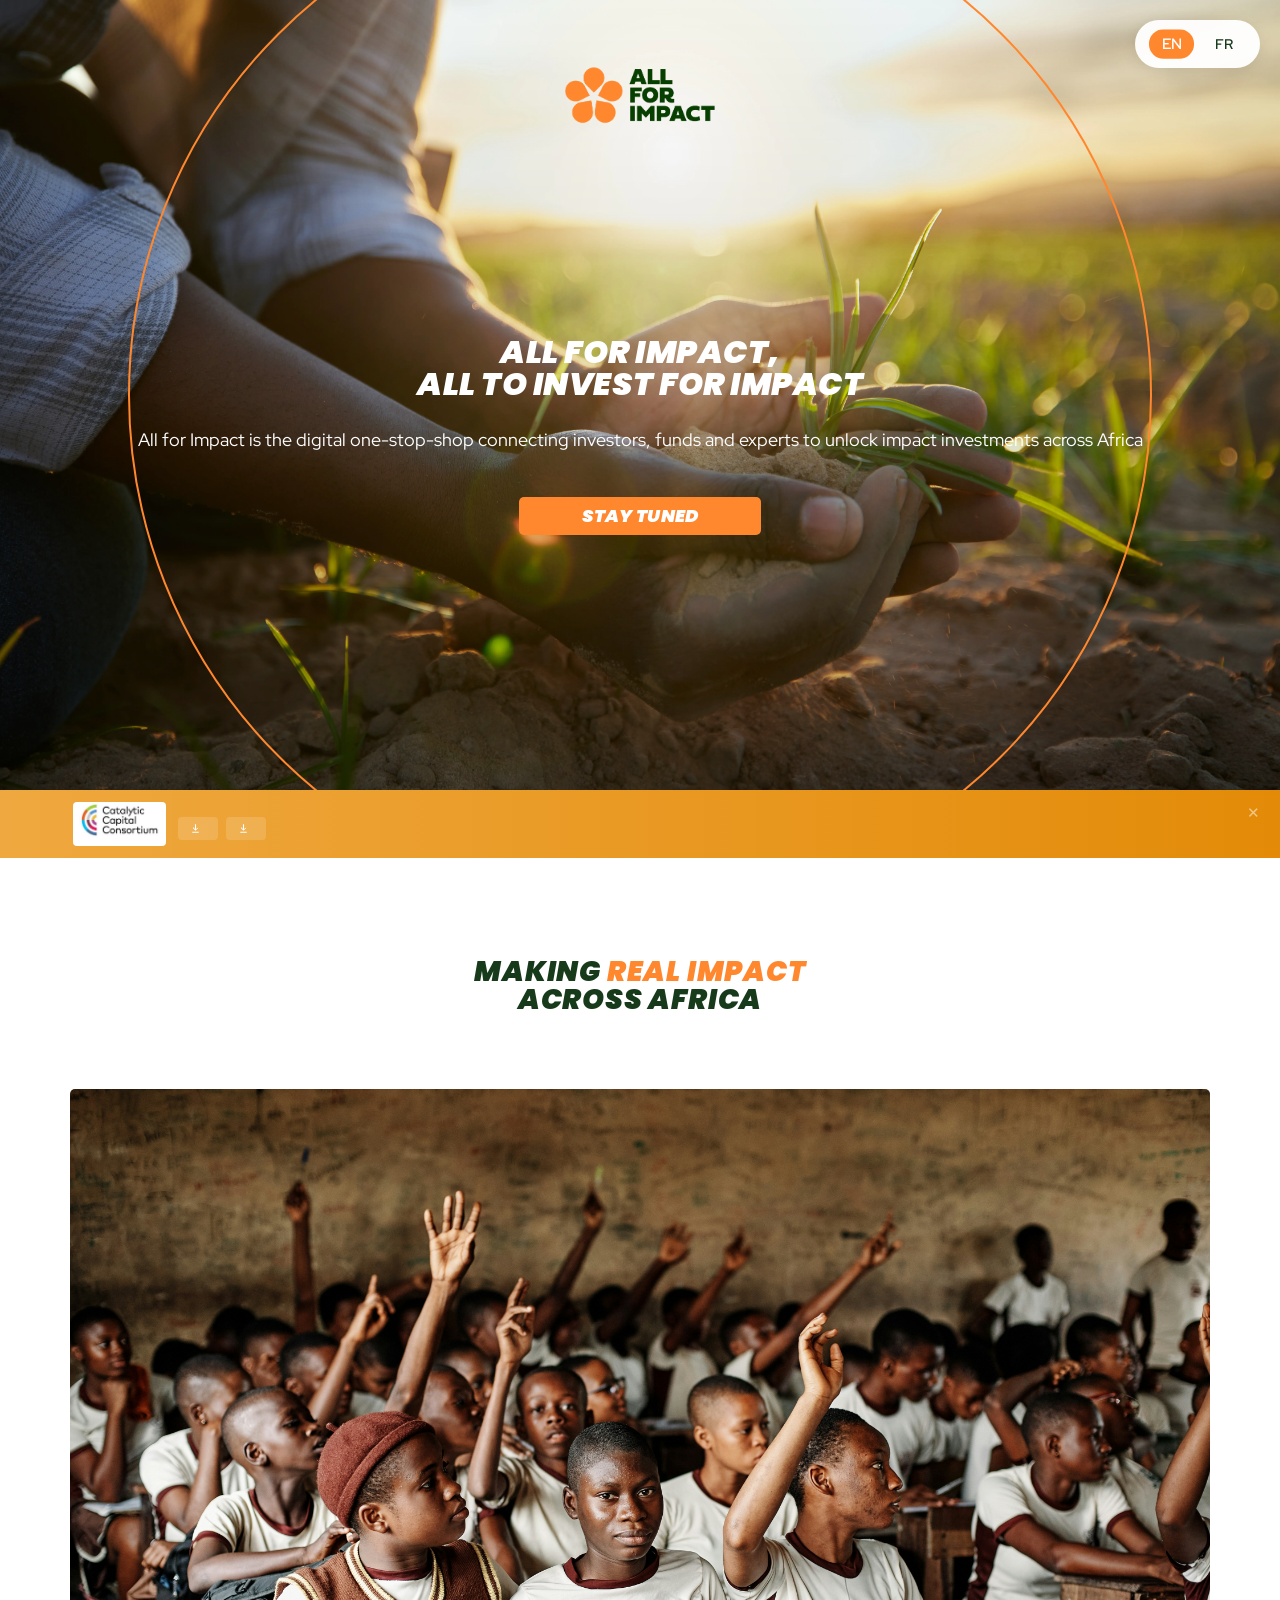
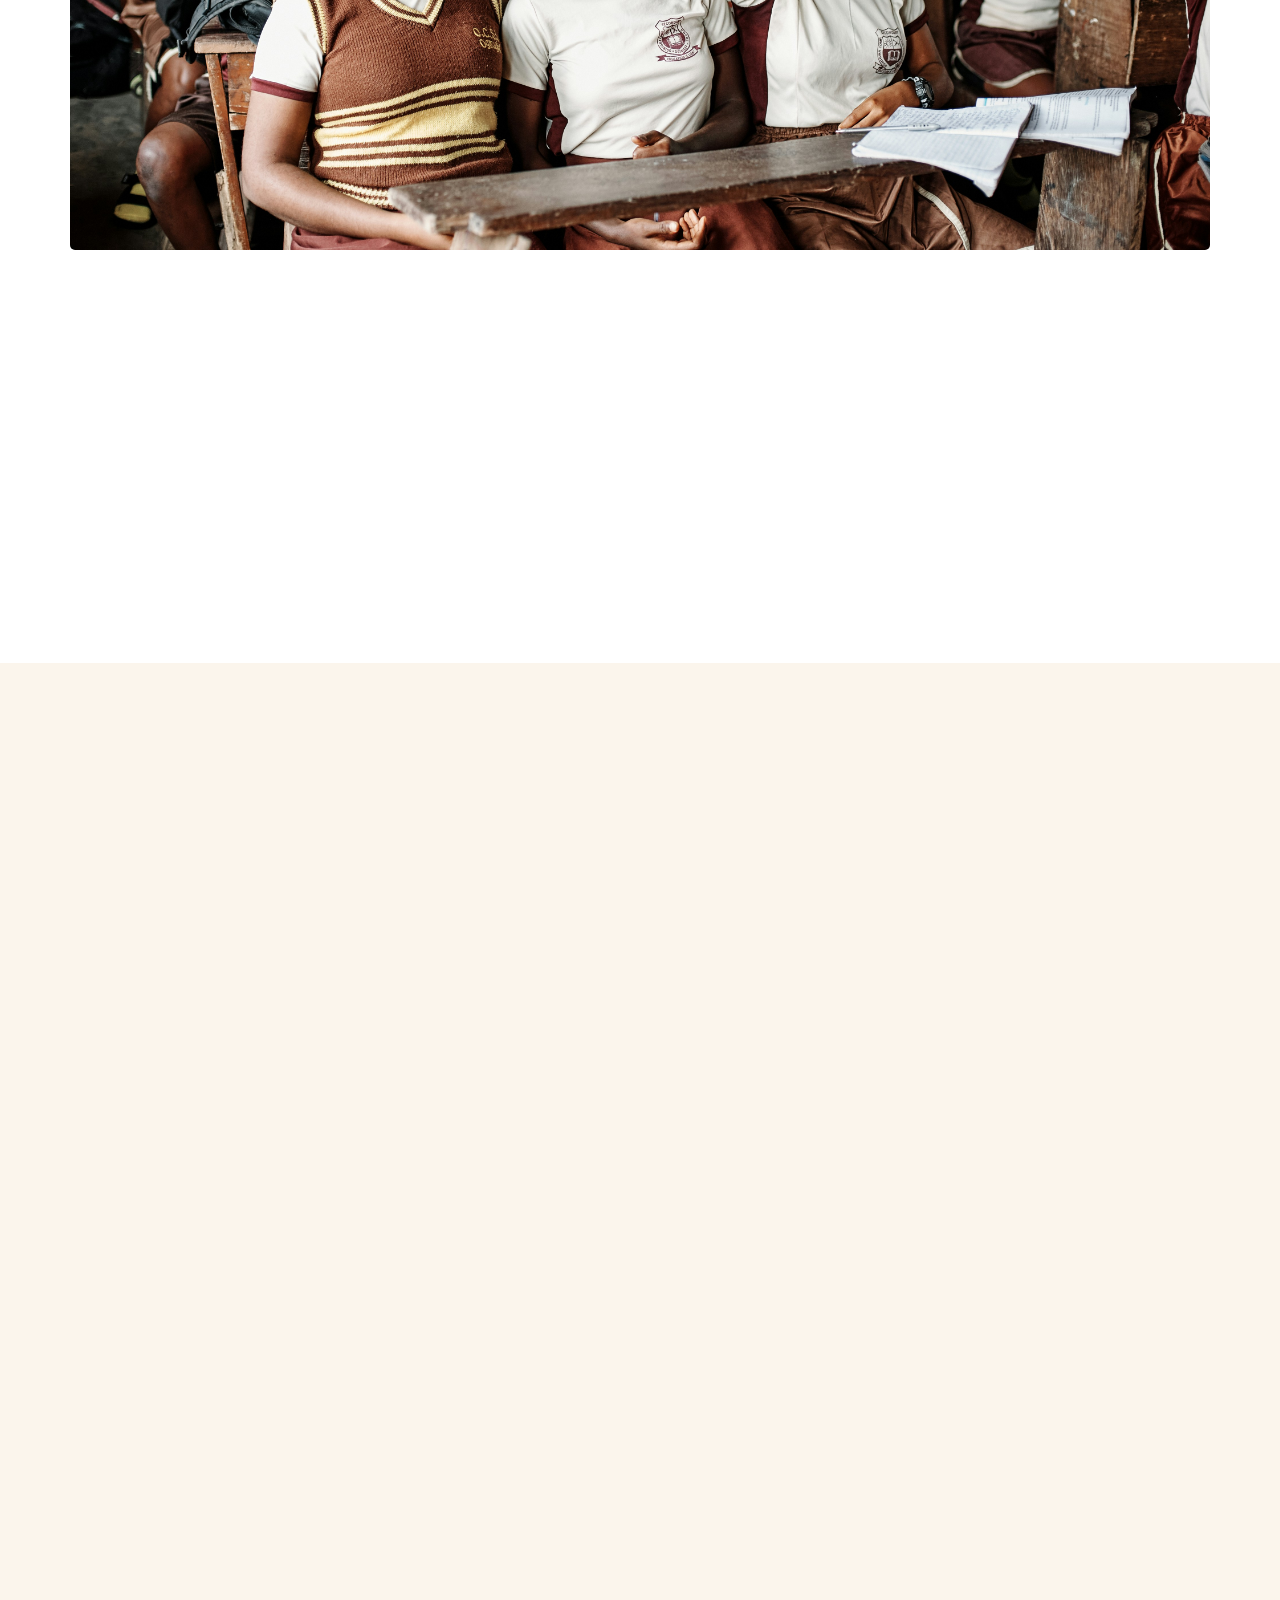
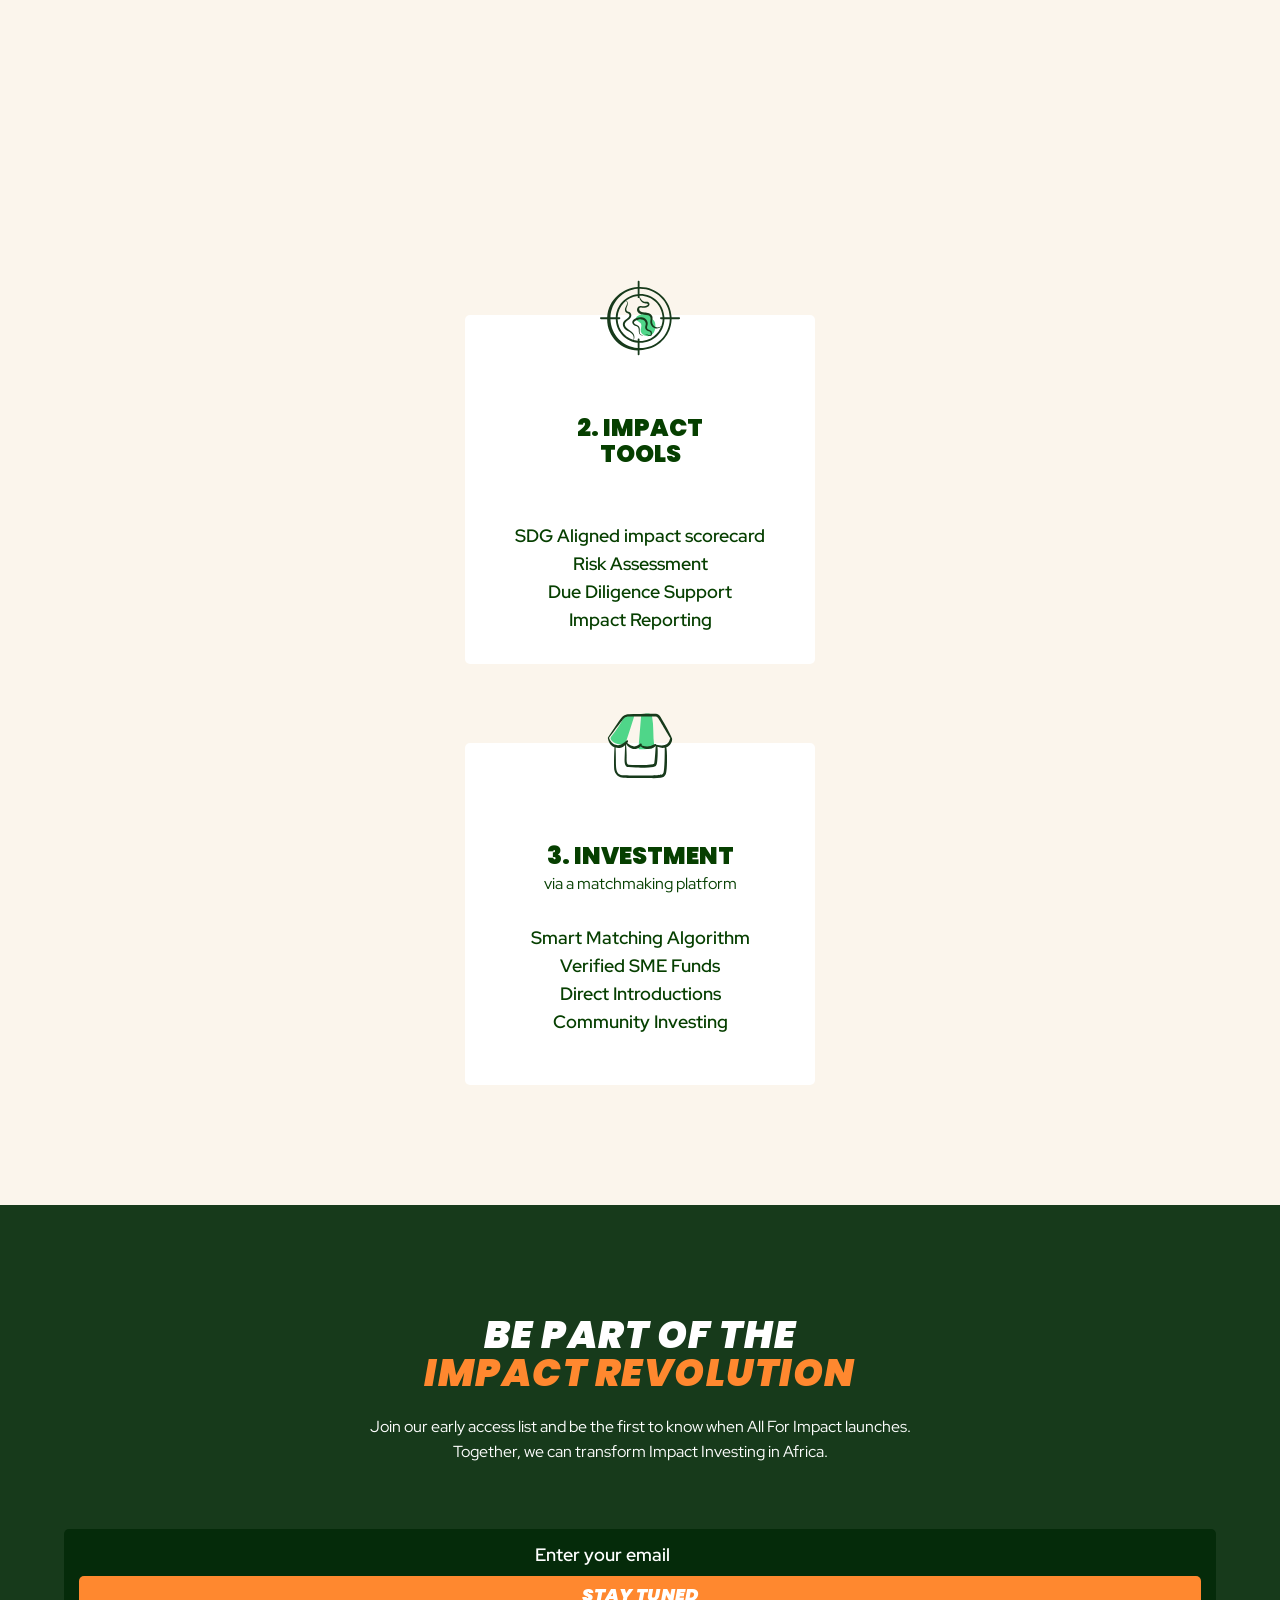
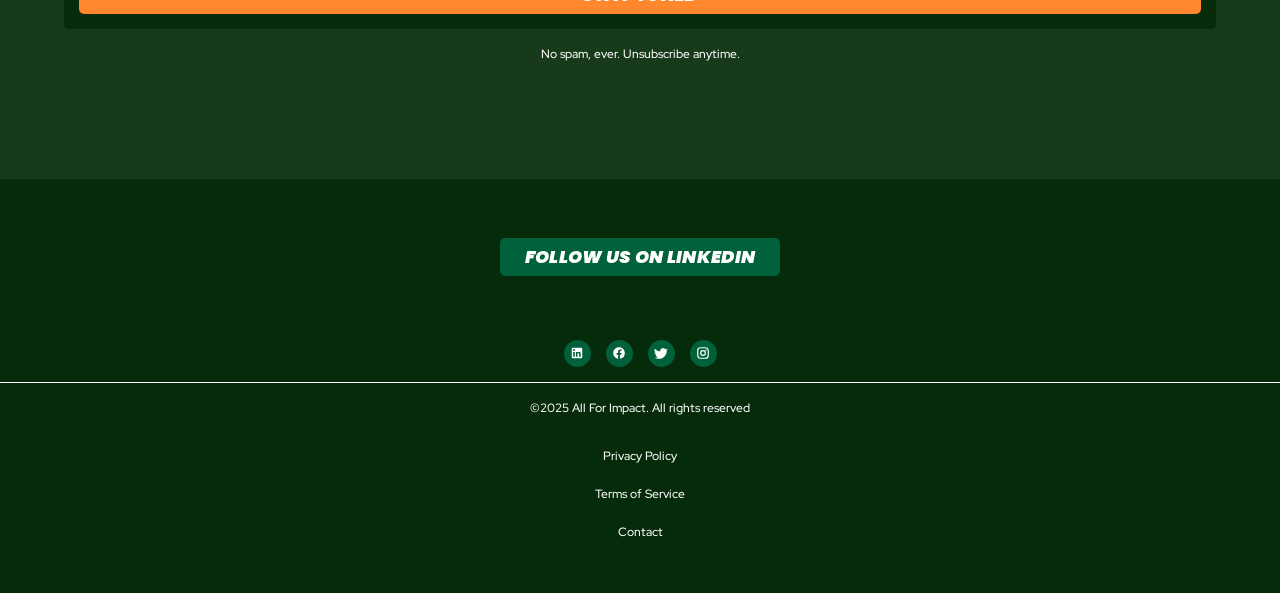
<file: index.html>
<!DOCTYPE html>
<html lang="en">
<head>
    <meta charset="UTF-8">
    <meta name="viewport" content="width=device-width, initial-scale=1.0">
    <title>All For Impact - Impact Investment Platform for Africa</title>
    <link rel="preconnect" href="https://fonts.googleapis.com">
    <link rel="preconnect" href="https://fonts.gstatic.com" crossorigin>
    <link href="https://fonts.googleapis.com/css2?family=Poppins:ital,wght@0,300;0,400;0,500;0,600;0,700;0,800;0,900;1,300;1,400;1,500;1,600;1,700;1,800;1,900&family=Red+Hat+Display:wght@300;400;500;600;700;800;900&display=swap" rel="stylesheet">
    <link rel="stylesheet" href="style.css">
    <link rel="preload" as="image" href="images/hero.webp">
    <link rel="icon" type="image/png" sizes="32x32" href="images/logo.png">
    <link rel="icon" type="image/png" sizes="16x16" href="images/logo.png">
    <link rel="apple-touch-icon" sizes="180x180" href="images/logo.png">
    <meta name="theme-color" content="#173A1B">
</head>
<body>


    <!-- Language Switcher -->
    <div class="language-switcher">
        <button class="lang-btn" data-lang="en">EN</button>
        <button class="lang-btn" data-lang="fr">FR</button>
    </div>

    <!-- Hero Section -->
    <section class="hero">
        <div class="logo">
            <img src="images/logo.png" alt="All For Impact Logo">
        </div>
        <h1 data-i18n-html="hero.title"></h1>
        <p class="hero-subtitle" data-i18n="hero.subtitle"></p>
        <a href="#join" class="cta-btn" data-i18n="hero.cta"></a>
    </section>
    
    <!-- ============================================ -->
    <!-- BANNIÈRE C3 (avant tout le reste)            -->
    <!-- ============================================ -->
    <div class="banner-spotlight" id="bannerSpotlight">
        <div class="banner-inner">
            <div class="banner-logo">
                <a href="https://catalyticcapitalconsortium.org/" target="__blank">
                    <img src="images/logo-banner.jfif" alt="Catalytic Capital Consortium">
                </a>
                
            </div>
            <div class="banner-body">
                <p class="banner-text" id="bannerText"></p>
                <div class="banner-btns">
                    <a class="banner-link" id="bannerLink1" href="#" target="_blank">
                        <svg viewBox="0 0 24 24" width="13" height="13" fill="currentColor">
                            <path d="M12 16l-5-5 1.41-1.41L11 13.17V4h2v9.17l2.59-2.58L17 11l-5 5zm-6 2h12v2H6v-2z"/>
                        </svg>
                        <span id="bannerLink1Text"></span>
                    </a>
                    <a class="banner-link" id="bannerLink2" href="#" target="_blank">
                        <svg viewBox="0 0 24 24" width="13" height="13" fill="currentColor">
                            <path d="M12 16l-5-5 1.41-1.41L11 13.17V4h2v9.17l2.59-2.58L17 11l-5 5zm-6 2h12v2H6v-2z"/>
                        </svg>
                        <span id="bannerLink2Text"></span>
                    </a>
                </div>
            </div>
        </div>
        <button class="banner-close" onclick="closeBanner()" aria-label="Fermer">&#10005;</button>
    </div>
    <!-- Impact Section -->
    <section class="impact-section">
        <div class="container">
            <h2 class="section-title" data-i18n-html="impact.title"></h2>
            <div class="impact-layout">
                <div>
                    <img src="images/kids.jpg" alt="Students in African classroom" class="impact-image">
                </div>
                <div class="impact-text-content">
                    <p data-i18n-html="impact.description"></p>
                    <div class="stats-grid">
                        <div class="stat-item">
                            <span class="stat-number" data-i18n="impact.stat1.number"></span>
                            <span class="stat-label" data-i18n="impact.stat1.label"></span>
                        </div>
                        <div class="stat-item">
                            <span class="stat-number" data-i18n="impact.stat2.number"></span>
                            <span class="stat-label" data-i18n="impact.stat2.label"></span>
                        </div>
                        <div class="stat-item">
                            <span class="stat-number" data-i18n="impact.stat3.number"></span>
                            <span class="stat-label" data-i18n="impact.stat3.label"></span>
                        </div>
                        <div class="stat-item">
                            <span class="stat-number" data-i18n="impact.stat4.number"></span>
                            <span class="stat-label" data-i18n="impact.stat4.label"></span>
                        </div>
                    </div>
                </div>
            </div>
        </div>
    </section>

    <section class="pillars-section">
        <div class="container">
            <div class="pillars-intro">
                <h2 class="section-title" data-i18n-html="pillars.title"></h2>
                <p class="pillars-subtitle" data-i18n-html="pillars.subtitle"></p>
            </div>
            <div class="pillars-grid">
                <div class="pillar-card primary">
                    <div class="pillar-icon">
                        <img src="images/SVG/people.svg" alt="People Icon">
                    </div>
                    <h3 class="pillar-title" data-i18n-html="pillars.forWhom.title"></h3>
                    <ul class="pillar-list">
                        <li data-i18n-html="pillars.forWhom.content"></li>
                    </ul>
                </div>
                <div class="pillar-card">
                    <div class="pillar-icon">
                        <img src="images/SVG/light.svg" alt="Education Icon">
                    </div>
                    <h3 class="pillar-title" data-i18n-html="pillars.information.title"></h3>
                    <ul class="pillar-list">
                        <li data-i18n-html="pillars.information.content"></li>
                    </ul>
                </div>
                <div class="pillar-card">
                    <div class="pillar-icon">
                        <img src="images/SVG/impact.svg" alt="Impact Icon">
                    </div>
                    <h3 class="pillar-title" data-i18n-html="pillars.impact.title"></h3>
                    <ul class="pillar-list">
                        <li data-i18n-html="pillars.impact.content"></li>
                    </ul>
                </div>
                <div class="pillar-card">
                    <div class="pillar-icon">
                        <img src="images/SVG/marketplace.svg" alt="Investment Icon">
                    </div>
                    <h3 class="pillar-title" data-i18n-html="pillars.investment.title"></h3>
                    <ul class="pillar-list mt-m15">
                        <li data-i18n-html="pillars.investment.content"></li>
                    </ul>
                </div>
            </div>
        </div>
    </section>

    <!-- Footer / CTA -->
    <section class="cta-footer" id="join">
        <div class="cta-content">
            <h2 data-i18n-html="cta.title"></h2>
            <p data-i18n-html="cta.subtitle"></p>
            <form class="email-form"
                  id="mailchimpForm"
                  action="https://allforimpact.us7.list-manage.com/subscribe/post?u=67c2037989f94ba73b2a33d1f&id=5cf6fb9cc6&f_id=009a88e0f0"
                  method="POST"
                  target="_blank"
                  onsubmit="return handleMailchimpSubmit(event)">
                <input type="email"
                       name="EMAIL"
                       class="email-input"
                       data-i18n-placeholder="cta.emailPlaceholder"
                       required>
                <input type="hidden" name="LANG" id="langField" value="">
                <div style="position: absolute; left: -5000px;" aria-hidden="true">
                    <input type="text" name="b_67c2037989f94ba73b2a33d1f_5cf6fb9cc6" tabindex="-1" value="">
                </div>
                <button type="submit" class="email-submit" data-i18n="cta.button"></button>
            </form>
            <div class="success-message" id="successMessage"></div>
            <p class="no-spam" data-i18n="cta.noSpam"></p>
        </div>

        <div class="social-section">
            <a href="https://www.linkedin.com/company/all-for-impact/"
               class="follow-btn" data-i18n="social.followLinkedIn" target="_blank"></a>
            <div class="social-icons">
                <a href="https://www.linkedin.com/company/all-for-impact/" class="social-icon" aria-label="LinkedIn" target="_blank">
                    <svg viewBox="0 0 24 24"><path d="M19 3a2 2 0 0 1 2 2v14a2 2 0 0 1-2 2H5a2 2 0 0 1-2-2V5a2 2 0 0 1 2-2h14m-.5 15.5v-5.3a3.26 3.26 0 0 0-3.26-3.26c-.85 0-1.84.52-2.32 1.3v-1.11h-2.79v8.37h2.79v-4.93c0-.77.62-1.4 1.39-1.4a1.4 1.4 0 0 1 1.4 1.4v4.93h2.79M6.88 8.56a1.68 1.68 0 0 0 1.68-1.68c0-.93-.75-1.69-1.68-1.69a1.69 1.69 0 0 0-1.69 1.69c0 .93.76 1.68 1.69 1.68m1.39 9.94v-8.37H5.5v8.37h2.77z"/></svg>
                </a>
                <a href="#" class="social-icon" aria-label="Facebook">
                    <svg viewBox="0 0 24 24"><path d="M12 2.04C6.5 2.04 2 6.53 2 12.06C2 17.06 5.66 21.21 10.44 21.96V14.96H7.9V12.06H10.44V9.85C10.44 7.34 11.93 5.96 14.22 5.96C15.31 5.96 16.45 6.15 16.45 6.15V8.62H15.19C13.95 8.62 13.56 9.39 13.56 10.18V12.06H16.34L15.89 14.96H13.56V21.96A10 10 0 0 0 22 12.06C22 6.53 17.5 2.04 12 2.04Z"/></svg>
                </a>
                <a href="#" class="social-icon" aria-label="Twitter">
                    <svg viewBox="0 0 24 24"><path d="M22.46 6c-.85.38-1.78.64-2.75.76a4.8 4.8 0 0 0 2.1-2.66c-.93.55-1.95.95-3.04 1.17a4.77 4.77 0 0 0-8.13 4.35A13.54 13.54 0 0 1 1.64 4.92a4.75 4.75 0 0 0 1.48 6.37 4.74 4.74 0 0 1-2.16-.6v.06c0 2.3 1.64 4.22 3.82 4.66a4.78 4.78 0 0 1-2.16.08 4.77 4.77 0 0 0 4.46 3.31A9.57 9.57 0 0 1 1 20.12 13.5 13.5 0 0 0 8.29 22c8.75 0 13.54-7.25 13.54-13.54 0-.21 0-.41-.01-.62.93-.67 1.74-1.5 2.38-2.45z"/></svg>
                </a>
                <a href="#" class="social-icon" aria-label="Instagram">
                    <svg viewBox="0 0 24 24"><path d="M7.8,2H16.2C19.4,2 22,4.6 22,7.8V16.2A5.8,5.8 0 0,1 16.2,22H7.8C4.6,22 2,19.4 2,16.2V7.8A5.8,5.8 0 0,1 7.8,2M7.6,4A3.6,3.6 0 0,0 4,7.6V16.4C4,18.39 5.61,20 7.6,20H16.4A3.6,3.6 0 0,0 20,16.4V7.6C20,5.61 18.39,4 16.4,4H7.6M17.25,5.5A1.25,1.25 0 0,1 18.5,6.75A1.25,1.25 0 0,1 17.25,8A1.25,1.25 0 0,1 16,6.75A1.25,1.25 0 0,1 17.25,5.5M12,7A5,5 0 0,1 17,12A5,5 0 0,1 12,17A5,5 0 0,1 7,12A5,5 0 0,1 12,7M12,9A3,3 0 0,0 9,12A3,3 0 0,0 12,15A3,3 0 0,0 15,12A3,3 0 0,0 12,9Z"/></svg>
                </a>
            </div>
            <div class="footer-content">
                <div data-i18n="footer.copyright"></div>
                <div class="footer-links">
                    <a href="#" data-i18n="footer.privacy"></a>
                    <a href="#" data-i18n="footer.terms"></a>
                    <a href="#" data-i18n="footer.contact"></a>
                </div>
            </div>
        </div>
    </section>

    <script>
        // ============================================
        // VARIABLES GLOBALES
        // ============================================
        let translations = { en: {}, fr: {} };
        let siteConfig = {};
        let siteImages = {};

        // ============================================
        // CHARGEMENT DU CONTENU DEPUIS GITHUB
        // ============================================
        async function loadContent() {
            try {
                const BASE = 'https://raw.githubusercontent.com/mencia1999/all-for-impact/main';

                const [frResponse, enResponse, configResponse, imagesResponse] = await Promise.all([
                    fetch(`${BASE}/content/fr.json`),
                    fetch(`${BASE}/content/en.json`),
                    fetch(`${BASE}/content/config.json`),
                    fetch(`${BASE}/content/images.json`)
                ]);

                if (!frResponse.ok) throw new Error('Erreur chargement FR');
                translations.fr = await frResponse.json();

                if (!enResponse.ok) throw new Error('Erreur chargement EN');
                translations.en = await enResponse.json();

                if (!configResponse.ok) throw new Error('Erreur chargement config');
                siteConfig = await configResponse.json();

                siteImages = await imagesResponse.json();

                updateImages(siteImages);
                updateConfig(siteConfig);
                updateSocialLinks(siteConfig.socialLinks);

                const initialLang = getInitialLanguage();
                applyTranslations(initialLang);

                // Charger la bannière C3
                try {
                    const bannerResponse = await fetch(`${BASE}/content/banner.json`);
                    if (bannerResponse.ok) {
                        window._bannerData = await bannerResponse.json();
                        updateBanner(window._bannerData);
                    }
                } catch(e) {}

            } catch (error) {
                console.error('Erreur lors du chargement:', error);
                useFallbackContent();
            }
        }

        // ============================================
        // BANNIÈRE C3
        // ============================================
        function updateBanner(banner) {
            if (!banner || !banner.active) return;

            const lang = localStorage.getItem('preferredLanguage') || 'fr';
            const isFr = lang === 'fr';

            const text       = isFr ? banner.text_fr      : banner.text_en;
            const btn1Text   = isFr ? banner.btn1_text_fr : banner.btn1_text_en;
            const btn2Text   = isFr ? banner.btn2_text_fr : banner.btn2_text_en;

            document.getElementById('bannerText').innerHTML     = text || '';
            document.getElementById('bannerLink1Text').textContent = btn1Text || '';
            document.getElementById('bannerLink1').href         = banner.btn1_url || '#';
            document.getElementById('bannerLink2Text').textContent = btn2Text || '';
            document.getElementById('bannerLink2').href         = banner.btn2_url || '#';

            document.getElementById('bannerSpotlight').style.display = 'flex';
        }

        function closeBanner() {
            document.getElementById('bannerSpotlight').style.display = 'none';
        }

        // ============================================
        // CONTENU DE SECOURS
        // ============================================
        function useFallbackContent() {
            translations = {
                en: {
                    hero: {
                        title: "ALL FOR IMPACT,<br> ALL TO INVEST FOR IMPACT",
                        subtitle: "All for Impact is the digital one-stop-shop connecting investors, funds and experts to unlock impact investments across Africa",
                        cta: "STAY TUNED"
                    },
                    impact: {
                        title: "MAKING <span class='orange'>REAL IMPACT</span><br>ACROSS AFRICA",
                        description: "Africa's impact investment landscape is evolving rapidly. <br> All for Impact bridges the gap between capital and opportunities, enabling sustainable development at scale.",
                        stat1: { number: "$1.3",  label: "trillion annual funding gap in Africa for achieving the SDGs" },
                        stat2: { number: "$95",   label: "billion remittances in Africa in 2025" },
                        stat3: { number: "255",   label: "impact funds operating on the continent" },
                        stat4: { number: "54",    label: "African countries to connect" }
                    },
                    pillars: {
                        title: "INVEST IN AFRICA.<br><span class='orange'>FOR IMPACT.</span> TOGETHER.",
                        subtitle: "Democratizing impact investing to create sustainable change across the African continent.",
                        forWhom:     { title: "FOR WHOM?<br><span style='display: block; margin-top: 2px; opacity: 0;'>.</span>", content: "Engaged Citizens, Investment Communities and Diaspora, Family Offices, Foundations, Corporates, Impact Funds" },
                        information: { title: "1. INFORMATION<br><span style='display: block; margin-top: 2px;'>EDUCATION</span>", content: "Impact Investing Training<br>African Success Stories<br>Thematic Communities<br>Webinars and Events" },
                        impact:      { title: "2. IMPACT <br> TOOLS <br><span style='display: block; margin-top: 2px; opacity: 0;'>.</span>", content: "SDG Aligned impact scorecard <br>Risk Assessment<br>Due Diligence Support<br>Impact Reporting" },
                        investment:  { title: "3. INVESTMENT<br><span style='font-size: 16px; font-weight: 400; font-family: Red Hat Display, sans-serif; display: block; margin-top: 2px;'>via a matchmaking platform</span>", content: "Smart Matching Algorithm<br>Verified SME Funds<br>Direct Introductions<br>Community Investing" }
                    },
                    cta: {
                        title: "BE PART OF THE<br><span class='orange'>IMPACT REVOLUTION</span>",
                        subtitle: "Join our early access list and be the first to know when All For Impact launches.<br>Together, we can transform Impact Investing in Africa.",
                        emailPlaceholder: "Enter your email",
                        button: "STAY TUNED",
                        noSpam: "No spam, ever. Unsubscribe anytime.",
                        successMessage: "Thank you! Check your email to confirm your subscription."
                    },
                    social: { followLinkedIn: "FOLLOW US ON LINKEDIN" },
                    footer: { copyright: "©2025 All For Impact. All rights reserved", privacy: "Privacy Policy", terms: "Terms of Service", contact: "Contact" }
                },
                fr: {
                    hero: {
                        title: "TOUT POUR L'IMPACT,<br> TOUS POUR INVESTIR AVEC IMPACT",
                        subtitle: "All for Impact est une plateforme digitale « one-stop-shop » qui connecte investisseurs, fonds et experts afin de libérer le potentiel de l'investissement à impact à travers l'Afrique.",
                        cta: "RESTEZ INFORMÉ.E"
                    },
                    impact: {
                        title: "UN IMPACT <span class='orange'>CONCRET</span><br>À L'ÉCHELLE DU CONTINENT AFRICAIN",
                        description: "L'écosystème de l'investissement à impact en Afrique évolue rapidement. All for Impact crée le lien entre ceux qui souhaitent investir pour des causes qui leur tiennent à cœur et les opportunités d'investissement à impact, pour permettre un développement durable et responsable sur le continent.",
                        stat1: { number: "1 300", label: "milliards USD de déficit annuel de financement pour atteindre les ODD en Afrique" },
                        stat2: { number: "90",    label: "milliards USD de flux de la diaspora vers le continent" },
                        stat3: { number: "255",   label: "fonds à impact actifs sur le continent" },
                        stat4: { number: "54",    label: "pays africains à connecter" }
                    },
                    pillars: {
                        title: "INVESTIR EN AFRIQUE.<br><span class='orange'>POUR L'IMPACT.</span> ENSEMBLE.",
                        subtitle: "Démocratiser l'investissement à impact pour générer un changement durable à travers le continent africain.",
                        forWhom:     { title: "POUR QUI ?<br><span style='display: block; margin-top: 2px; opacity: 0;'>.</span>", content: "Citoyens engagés, Communautés d'investisseurs et diasporas, Family offices & fondations, Entreprises & fonds à impact" },
                        information: { title: "1. INFORMATION<br><span style='display: block; margin-top: 2px;'>& FORMATION</span>", content: "Formation à l'investissement à impact<br>Success stories africaines<br>Communautés thématiques<br>Webinaires et événements" },
                        impact:      { title: "2. IMPACT<br>OUTILS<span style='display: block; margin-top: 2px; opacity: 0;'>.</span>", content: "Scorecard à impact alignée sur les ODD<br>Analyse des risques<br>Appui à la due diligence<br>Reporting d'impact" },
                        investment:  { title: "3. INVESTISSEMENT<br><span style='font-size: 16px; font-weight: 400; font-family: Red Hat Display, sans-serif; display: block; margin-top: 2px;'>via plateforme de mise en relation</span>", content: "Mise en relation intelligente <br>Fonds PME vérifiés<br>Investissement communautaire<br>" }
                    },
                    cta: {
                        title: "SOYEZ<span class='orange'> ACTEURS DE L'IMPACT</span>",
                        subtitle: "Inscrivez-vous à la liste d'accès anticipé et soyez informé·e en priorité du lancement d'All for Impact.<br>Ensemble, développons l'investissement à impact en Afrique.",
                        emailPlaceholder: "Entrez votre adresse email",
                        button: "RESTEZ INFORMÉ.E",
                        noSpam: "Aucun spam. Désinscription possible à tout moment.",
                        successMessage: "Merci ! Vérifiez votre boîte mail pour confirmer votre inscription."
                    },
                    social: { followLinkedIn: "SUIVEZ-NOUS SUR LINKEDIN" },
                    footer: { copyright: "©2025 All For Impact. Tous droits réservés", privacy: "Politique de confidentialité", terms: "Conditions d'utilisation", contact: "Contact" }
                }
            };
            const initialLang = getInitialLanguage();
            applyTranslations(initialLang);
        }

        // ============================================
        // IMAGES
        // ============================================
        function updateImages(images) {
            if (!images) return;
            const logoImg = document.querySelector('.logo img');
            if (logoImg && images.logo) logoImg.src = images.logo;
            const heroSection = document.querySelector('.hero');
            if (heroSection && images.hero) {
                heroSection.style.backgroundImage = `linear-gradient(rgba(0,0,0,0), rgba(0,0,0,0.2)), url('${images.hero}')`;
            }
            const kidsImg = document.querySelector('.impact-image');
            if (kidsImg && images.kids) kidsImg.src = images.kids;
            if (images.pillars_icons) {
                const icons = document.querySelectorAll('.pillar-icon img');
                if (icons.length >= 4) {
                    icons[0].src = images.pillars_icons.people;
                    icons[1].src = images.pillars_icons.light;
                    icons[2].src = images.pillars_icons.impact;
                    icons[3].src = images.pillars_icons.marketplace;
                }
            }
        }

        // ============================================
        // CONFIG
        // ============================================
        function updateConfig(config) {
            if (!config) return;
            const form = document.getElementById('mailchimpForm');
            if (form && config.mailchimpUrl) form.action = config.mailchimpUrl;
            const metaDesc = document.querySelector('meta[name="description"]');
            if (metaDesc && config.seoDescription) metaDesc.setAttribute('content', config.seoDescription);
            if (config.siteName) document.title = config.siteName + " - Impact Investment Platform for Africa";
        }

        // ============================================
        // LIENS SOCIAUX
        // ============================================
        function updateSocialLinks(links) {
            if (!links) return;
            const followBtn = document.querySelector('a.follow-btn');
            if (followBtn) followBtn.href = links.linkedin;
            const socialIcons = document.querySelectorAll('.social-icon');
            if (socialIcons.length >= 4) {
                socialIcons[0].href = links.linkedin;
                socialIcons[1].href = links.facebook;
                socialIcons[2].href = links.twitter;
                socialIcons[3].href = links.instagram;
            }
        }

        // ============================================
        // LANGUES
        // ============================================
        function getBrowserLanguage() {
            const lang = navigator.language || navigator.userLanguage;
            return lang.startsWith('fr') ? 'fr' : 'en';
        }

        function getInitialLanguage() {
            return localStorage.getItem('preferredLanguage') || getBrowserLanguage();
        }

        function applyTranslations(lang) {
            const t = translations[lang];
            if (!t) { console.error('Traduction non disponible pour:', lang); return; }

            document.querySelectorAll('[data-i18n]').forEach(el => {
                const key = el.getAttribute('data-i18n');
                const value = key.split('.').reduce((obj, k) => obj?.[k], t);
                if (value) {
                    if (el.tagName === 'INPUT') el.placeholder = value;
                    else el.textContent = value;
                }
            });

            document.querySelectorAll('[data-i18n-html]').forEach(el => {
                const key = el.getAttribute('data-i18n-html');
                const value = key.split('.').reduce((obj, k) => obj?.[k], t);
                if (value) el.innerHTML = value;
            });

            document.querySelectorAll('[data-i18n-placeholder]').forEach(el => {
                const key = el.getAttribute('data-i18n-placeholder');
                const value = key.split('.').reduce((obj, k) => obj?.[k], t);
                if (value) el.placeholder = value;
            });

            document.querySelectorAll('.lang-btn').forEach(btn => {
                btn.classList.toggle('active', btn.getAttribute('data-lang') === lang);
            });

            document.documentElement.lang = lang;
            localStorage.setItem('preferredLanguage', lang);

            // Re-appliquer la bannière dans la bonne langue
            if (window._bannerData) updateBanner(window._bannerData);
        }

        // ============================================
        // INIT
        // ============================================
        document.addEventListener('DOMContentLoaded', function() {
            loadContent();
            document.querySelectorAll('.lang-btn').forEach(btn => {
                btn.addEventListener('click', function() {
                    applyTranslations(this.getAttribute('data-lang'));
                });
            });
        });

        // ============================================
        // FORMULAIRE MAILCHIMP
        // ============================================
        function handleMailchimpSubmit(event) {
            const lang = localStorage.getItem('preferredLanguage') || 'en';
            document.getElementById('langField').value = lang;
            const t = translations[lang];
            const successMsg = t?.cta?.successMessage || "Thank you!";
            setTimeout(() => {
                const el = document.getElementById('successMessage');
                if (el) {
                    el.textContent = successMsg;
                    el.classList.add('show');
                    setTimeout(() => el.classList.remove('show'), 5000);
                }
            }, 500);
            return true;
        }

        // ============================================
        // SMOOTH SCROLL
        // ============================================
        document.querySelectorAll('a[href^="#"]').forEach(anchor => {
            anchor.addEventListener('click', function(e) {
                const href = this.getAttribute('href');
                if (!href || href === '#' || !href.startsWith('#')) return;
                e.preventDefault();
                const target = document.querySelector(href);
                if (target) target.scrollIntoView({ behavior: 'smooth' });
            });
        });





    </script>
    <script src="animation.js"></script>
</body>
</html>
</file>
<file: style.css>
* {
            margin: 0;
            padding: 0;
            box-sizing: border-box;
        }

        body {
            font-family: 'Red Hat Display', sans-serif;
            color: #173A1B;
            line-height: 1.6;
        }

        /* Language Switcher */
        .language-switcher {
            position: fixed;
            top: 20px;
            right: 20px;
            z-index: 1000;
            display: flex;
            gap: 10px;
            background: rgba(255, 255, 255, 0.95);
            padding: 10px 15px;
            border-radius: 25px;
            box-shadow: 0 4px 15px rgba(0, 0, 0, 0.1);
        }

        .lang-btn {
            background: transparent;
            border: none;
            font-family: 'Red Hat Display', sans-serif;
            font-weight: 600;
            font-size: 14px;
            color: #173A1B;
            cursor: pointer;
            padding: 5px 12px;
            border-radius: 15px;
            transition: all 0.3s;
        }

        .lang-btn.active {
            background: #FF882F;
            color: white;
        }

        .lang-btn:hover:not(.active) {
            background: #FBF5EC;
        }

        /* Hero Section */
        .hero {
            position: relative;
            height: 790px;
            display: flex;
            flex-direction: column;
            align-items: center;
            justify-content: flex-start;
            background-color: #173A1B;
            background: linear-gradient(rgba(0, 0, 0, -7), rgba(0, 0, 0, 0.2)),
                        url('images/hero.webp') center/cover;
            overflow: hidden;
        }

        .hero::before {
            content: '';
            position: absolute;
            width: 1020px;
            height: 1020px;
            border: 2px solid #FF882F;
            border-radius: 50%;
            left: 50%;
            top: 50%;
            transform: translate(-50%, -50%);
            z-index: 0;
        }

        .hero > * {
            position: relative;
            z-index: 1;
        }

        .logo {
            position: relative;
            width: 240px;
            height: 110px;
            margin-top: 85px;
            margin-bottom: 200px;
            display: flex;
            align-items: center;
            justify-content: center;
        }

        .logo img {
            width: 100%;
            height: 100%;
            object-fit: contain;
        }

        .hero h1 {
            position: relative;
            width: 738px;
            font-family: 'Poppins', sans-serif;
            font-style: italic;
            font-weight: 900;
            font-size: 52px;
            line-height: 52px;
            text-align: center;
            color: #FFFFFF;
            margin-bottom: 26px;
            letter-spacing: 0.5px;
        }

        .hero-subtitle {
            position: relative;
            width: 538px;
            font-family: 'Red Hat Display', sans-serif;
            font-style: normal;
            font-weight: 400;
            font-size: 18px;
            line-height: 28px;
            text-align: center;
            color: #FFFFFF;
            margin-bottom: 43px;
        }

        .cta-btn {
            width: 242px;
            height: 38px;
            background: #FF882F;
            border-radius: 5px;
            display: flex;
            align-items: center;
            justify-content: center;
            font-family: 'Poppins', sans-serif;
            font-style: italic;
            font-weight: 900;
            font-size: 18px;
            line-height: 28px;
            color: #FFFFFF;
            text-decoration: none;
            transition: all 0.3s;
            letter-spacing: 0.3px;
        }

        .cta-btn:hover {
            transform: translateY(-2px);
            box-shadow: 0 10px 30px rgba(255, 136, 47, 0.4);
        }

        /* Impact Section */
        .impact-section {
            background: white;
            padding: 100px 0;
        }

        .container {
            max-width: 1280px;
            margin: 0 auto;
            padding: 0 70px;
        }

        .section-title {
            font-family: 'Poppins', sans-serif;
            font-style: italic;
            font-weight: 900;
            font-size: 38px;
            line-height: 38px;
            text-align: center;
            color: #173A1B;
            margin-bottom: 72px;
            letter-spacing: 0.8px;
        }

        .section-title .orange {
            color: #FF882F;
        }

        .impact-layout {
            display: grid;
            grid-template-columns: 494px 1fr;
            gap: 70px;
            align-items: start;
        }

        .impact-image {
            width: 494px;
            height: 329px;
            border-radius: 5px;
            object-fit: cover;
        }

        .impact-text-content {
            padding-top: 0;
        }

        .impact-text-content > p {
            font-family: 'Red Hat Display', sans-serif;
            font-weight: 400;
            font-size: 18px;
            line-height: 28px;
            color: #173A1B;
            margin-bottom: 33px;
        }

        .stats-grid {
            display: grid;
            grid-template-columns: repeat(2, 1fr);
            gap: 39px 37px;
        }

        .stat-item {
            background: transparent;
        }

        .stat-number {
            font-family: 'Poppins', sans-serif;
            font-weight: 900;
            font-size: 34px;
            line-height: 22px;
            color: #FF882F;
            margin-right: 8px;
        }

        .stat-label {
            font-family: 'Red Hat Display', sans-serif;
            font-weight: 400;
            font-size: 18px;
            line-height: 28px;
            color: #173A1B;
        }

        /* Pillars Section */
        .pillars-section {
            background: #FBF5EC;
            padding: 97px 0 120px;
        }

        .pillars-intro {
            text-align: center;
            margin-bottom: 132px;
        }

        .pillars-intro p {
            width: 904px;
            margin: 22px auto 0;
            font-family: 'Red Hat Display', sans-serif;
            font-weight: 400;
            font-size: 18px;
            line-height: 28px;
            text-align: center;
            color: #173A1B;
        }

        .pillars-grid {
            display: grid;
            grid-template-columns: repeat(4, 262px);
            gap: 31px;
            justify-content: center;
        }

        .pillar-card {
            width: 279px;
            min-height: 342px;
            background: #FFFFFF;
            border-radius: 5px;
            padding-top: 100px;
            padding-bottom: 30px;
            text-align: center;
            position: relative;
            display: flex;
            flex-direction: column;
        }

        .pillar-card.primary {
            background: #00613B;
        }

        .pillar-icon {
            position: absolute;
            width: 100px;
            height: 100px;
            left: 50%;
            transform: translateX(-50%);
            top: -47px;
            display: flex;
            align-items: center;
            justify-content: center;
        }

        .pillar-icon img {
            width: 100%;
            height: 100%;
        }

        .pillar-title {
            font-family: 'Poppins', sans-serif;
            font-weight: 900;
            font-size: 24px;
            line-height: 26px;
            text-align: center;
            color: #063F00;
            margin-bottom: 27px;
            padding: 0 20px;
            min-height: 54px;
            display: flex;
            flex-direction: column;
            align-items: center;
            justify-content: center;
            gap: 0px;
            word-wrap: break-word;
            hyphens: none;
        }

        .pillar-card.primary .pillar-title {
            color: #FFFFFF;
        }

        .pillar-title-main {
            font-weight: 900;
            font-size: 24px;
        }

        .pillar-title-sub {
            font-size: 16px;
            font-weight: 400;
            font-family: 'Red Hat Display', sans-serif;
            margin-top: 2px;
        }

        .pillar-list {
            list-style: none;
            font-family: 'Red Hat Display', sans-serif;
            font-weight: 600;
            font-size: 18px;
            line-height: 28px;
            text-align: center;
            color: #063F00;
            padding: 0 34px;
            flex: 1;
            display: flex;
            flex-direction: column;
            align-items: center;
            justify-content: flex-start;
        }

        .pillar-card.primary .pillar-list {
            color: #FFFFFF;
        }

        .pillar-list li {
            margin-bottom: 0;
        }

        /* CTA Footer Section */
        .cta-footer {
            background: #173A1B;
            padding-top: 111px;
            padding-bottom: 0;
            text-align: center;
            color: white;
        }

        .cta-footer h2 {
            font-family: 'Poppins', sans-serif;
            font-style: italic;
            font-weight: 900;
            font-size: 38px;
            line-height: 38px;
            text-align: center;
            color: #FFFFFF;
            margin-bottom: 22px;
            letter-spacing: 1.5px;
        }

        .cta-footer h2 .orange {
            color: #FF882F;
        }

        .cta-footer > p {
            width: 626px;
            margin: 0 auto 40px;
            font-family: 'Red Hat Display', sans-serif;
            font-weight: 400;
            font-size: 18px;
            line-height: 28px;
            text-align: center;
            color: #FFFFFF;
        }

        .email-form {
            position: relative;
            width: 650px;
            height: 62px;
            margin: 5% auto 11px;
            background: #052B0A;
            border-radius: 5px;
            display: flex;
            align-items: center;
            padding: 12px 12px 12px 32px;
        }

        .email-input {
            flex: 1;
            border: none;
            background: transparent;
            font-family: 'Red Hat Display', sans-serif;
            font-weight: 600;
            font-size: 18px;
            line-height: 22px;
            color: #FFFFFF;
            outline: none;
        }

        .email-input::placeholder {
            color: #FFFFFF;
        }

        .email-submit {
            width: 259px;
            height: 38px;
            background: #FF882F;
            border-radius: 5px;
            border: none;
            font-family: 'Poppins', sans-serif;
            font-style: italic;
            font-weight: 900;
            font-size: 18px;
            line-height: 28px;
            color: #FFFFFF;
            cursor: pointer;
            transition: all 0.3s;
            letter-spacing: 0.3px;
        }

        .email-submit:hover {
            background: #ff9d52;
        }

        .no-spam {
            font-family: 'Red Hat Display', sans-serif;
            font-weight: 500;
            font-size: 12px;
            line-height: 28px;
            text-align: center;
            color: #FFFFFF;
            margin-bottom: 111px;
        }

        /* Success Message */
        .success-message {
            display: none;
            width: 650px;
            margin: 20px auto;
            padding: 15px;
            background: rgba(79, 214, 137, 0.2);
            border: 2px solid #4FD689;
            border-radius: 5px;
            color: #4FD689;
            font-family: 'Red Hat Display', sans-serif;
            font-weight: 600;
            font-size: 16px;
            text-align: center;
        }

        .success-message.show {
            display: block;
        }

        /* Social Section */
        .social-section {
            background: #052B0A;
            padding: 59px 0 47px;
            position: relative;
        }

        .follow-btn {
            display: inline-block;
            width: auto;
            height: 38px;
            background: #00613B;
            border-radius: 5px;
            font-family: 'Poppins', sans-serif;
            font-style: italic;
            font-weight: 900;
            font-size: 18px;
            line-height: 38px;
            text-align: center;
            color: #FFFFFF;
            text-decoration: none;
            transition: all 0.3s;
            letter-spacing: 0.3px;
            padding: 0 25px;
            white-space: nowrap;
        }
        
        .social-section > a.follow-btn {
            display: block;
            width: fit-content;
            margin: 0 auto 64px;
        }

        .follow-btn:hover {
            background: #007a4a;
        }

        .social-icons {
            display: flex;
            justify-content: center;
            gap: 15px;
            max-width: 1280px;
            margin: 15px auto;
            padding: 0;
        }

        .social-icon {
            width: 27px;
            height: 27px;
            background: #00613B;
            border-radius: 50%;
            display: flex;
            align-items: center;
            justify-content: center;
            transition: all 0.3s;
        }

        .social-icon:hover {
            transform: translateY(-3px);
        }

        .social-icon svg {
            width: 14px;
            height: 14px;
            fill: white;
        }

        /* Footer */
        .footer-content {
            border-top: 0.5px solid #FFFFFF;
            padding: 11px 0 0;
            max-width: 1280px;
            margin: 0 auto;
            padding: 11px 70px 0;
            display: flex;
            justify-content: space-between;
            align-items: center;
        }

        .footer-content > div:first-child {
            font-family: 'Red Hat Display', sans-serif;
            font-weight: 500;
            font-size: 12px;
            line-height: 28px;
            color: #FFFFFF;
        }

        .footer-links {
            display: flex;
            gap: 44px;
        }

        .footer-links a {
            font-family: 'Red Hat Display', sans-serif;
            font-weight: 500;
            font-size: 12px;
            line-height: 28px;
            color: #FFFFFF;
            text-decoration: none;
            transition: color 0.3s;
        }

        .footer-links a:hover {
            color: #FF882F;
        }

        /* Responsive */
        @media (max-width: 1280px) {
            .hero h1 {
                width: 90%;
                font-size: 32px;
                line-height: 32px;
            }

            .hero-subtitle {
                width: 90%;
            }

            .logo {
                width: 180px;
                height: 82px;
                margin-top: 54px;
            }

            .section-title {
                font-size: 28px;
                line-height: 28px;
            }

            .impact-layout {
                grid-template-columns: 1fr;
                gap: 32px;
            }

            .impact-image {
                width: 100%;
                height: auto;
            }

            /* CORRECTION: Stats en une seule colonne sur mobile */
            .stats-grid {
                grid-template-columns: 1fr;
                gap: 20px;
            }

            .pillars-grid {
                grid-template-columns: 1fr;
                gap: 79px;
            }

            .pillar-card {
                width: 100%;
                max-width: 350px;
                margin: 0 auto;
            }

            .pillars-intro p {
                width: 90%;
            }

            .email-form,
            .success-message {
                width: 90%;
                flex-direction: column;
                height: auto;
                gap: 10px;
                padding: 15px;
            }

            .email-submit {
                width: 100%;
            }

            .social-icons {
                justify-content: center;
                padding: 0;
            }

            .footer-content {
                flex-direction: column;
                gap: 20px;
                text-align: center;
            }

            .footer-links {
                flex-direction: column;
                gap: 10px;
            }
        }

        @media (min-width: 1281px) {
            .pillars-grid {
                grid-template-columns: repeat(4, 262px);
                gap: 31px;
            }
        }
        /* ============================================
   BANNIÈRE C3
   ============================================ */

.banner-spotlight {
  width: 100%;
  background: linear-gradient(90deg, #efa83f, #e38b08);
  color: #fff;
  padding: 12px 20px;
  display: flex;
  align-items: center;
  gap: 14px;

}

.banner-inner {
  display: flex;
  align-items: center;
  gap: 12px;
  flex: 1;
  max-width: 1100px;
  margin: 0 auto;
  flex-wrap: wrap;
}

.banner-logo {
  flex-shrink: 0;
  background: #fff;
  border-radius: 4px;
  padding: 4px 6px;
  display: flex;
  align-items: center;
  height: 44px;
}

.banner-logo img {
  height: 36px;
  width: auto;
}

.banner-body {
  flex: 1;
  min-width: 0;
}

.banner-text {
  font-family: 'Poppins', sans-serif;
  font-size: 14px;
  color: rgba(255, 255, 255, .88);
  line-height: 1.5;
  margin-bottom: 8px;
}

.banner-text strong {
  color: #fff;
}

.banner-btns {
  display: flex;
  gap: 8px;
  flex-wrap: wrap;
}

.banner-link {
  display: inline-flex;
  align-items: center;
  gap: 5px;
  background: rgba(255, 255, 255, .15);
  color: #fff;
  font-family: 'Poppins', sans-serif;
  font-size: 13px;
  font-weight: 600;
  padding: 5px 11px;
  border-radius: 4px;
  text-decoration: none;
  white-space: nowrap;
  transition: background .2s;
}

.banner-link:hover {
  background: rgba(255, 255, 255, .28);
}

.banner-close {
  background: none;
  border: none;
  color: rgba(255, 255, 255, .5);
  font-size: 15px;
  cursor: pointer;
  padding: 0 0 0 8px;
  flex-shrink: 0;
  align-self: flex-start;
  margin-top: 2px;
  transition: color .2s;
}

.banner-close:hover {
  color: #fff;
}

@media (max-width: 600px) {
  .banner-spotlight {
    padding: 10px 14px;
  }
  .banner-logo {
    height: 36px;
  }
  .banner-logo img {
    height: 28px;
  }
  .banner-text {
    font-size: 11px;
  }
}
</file>
